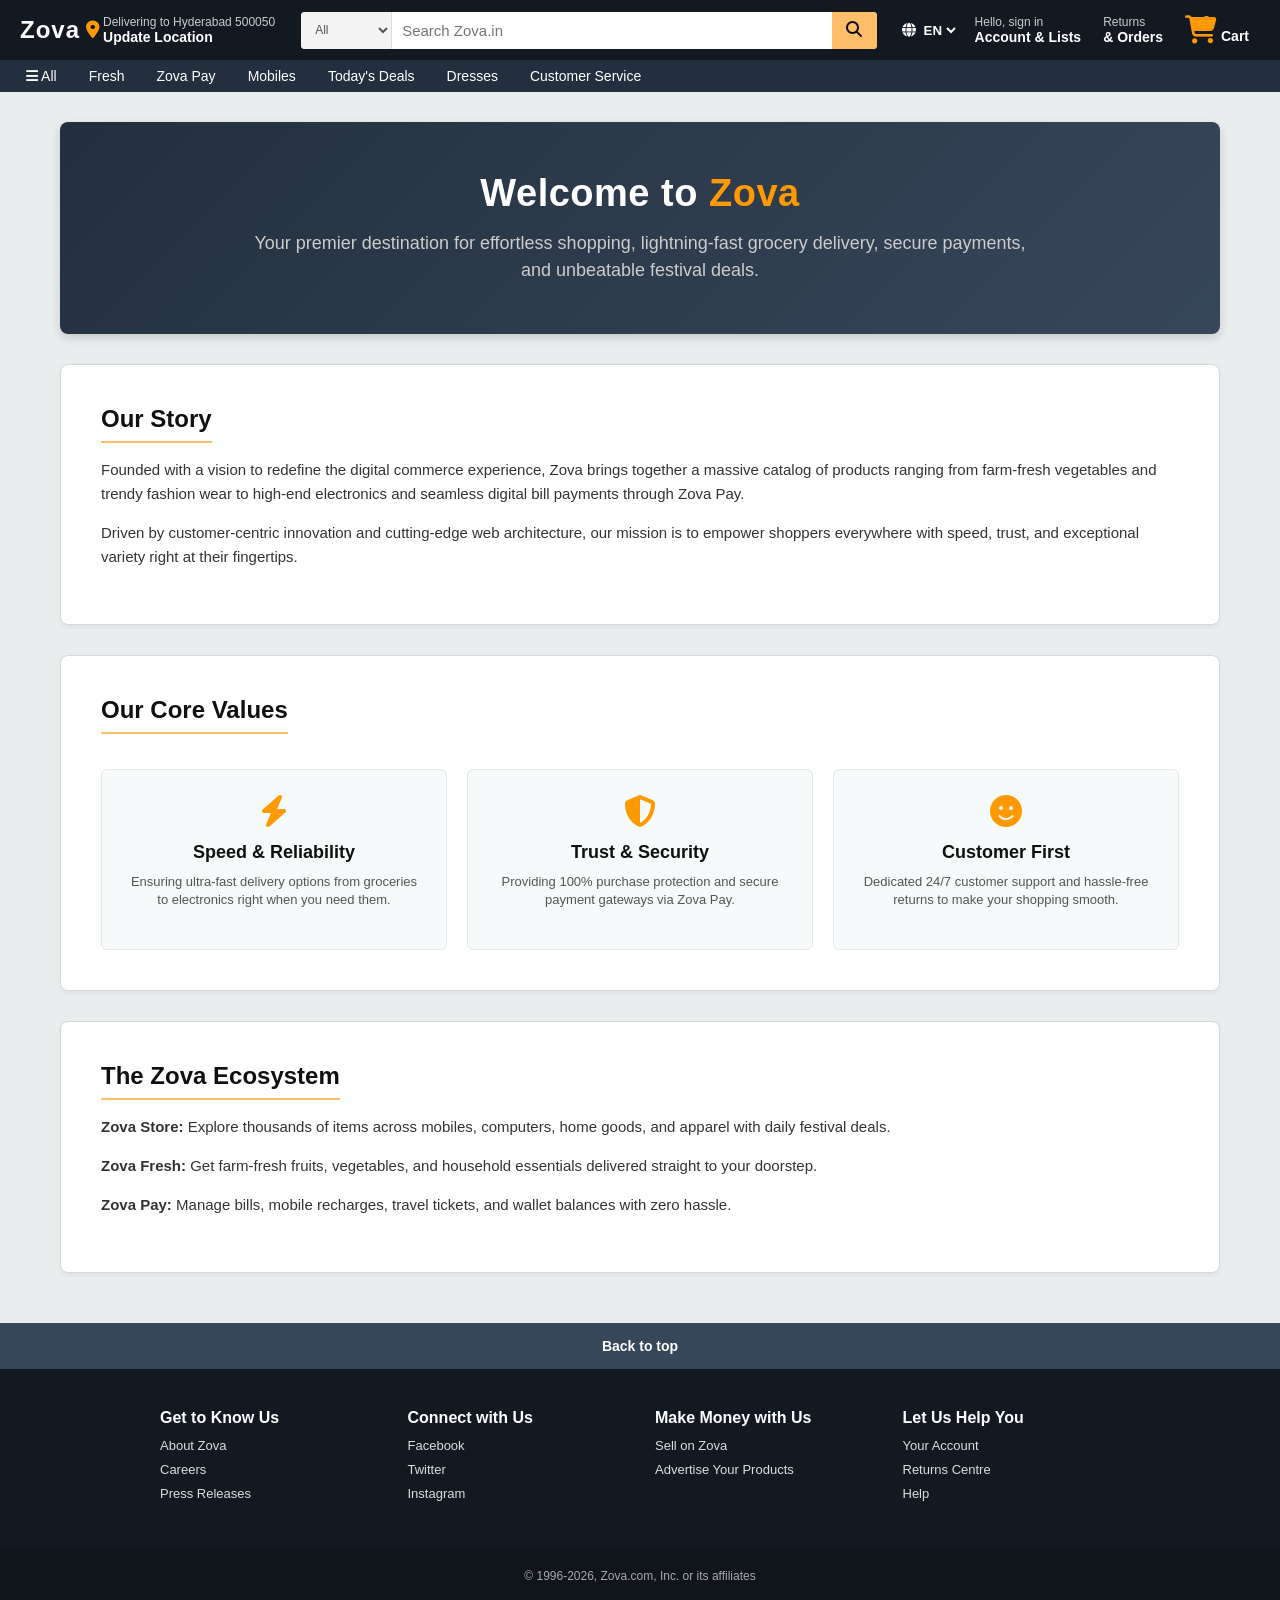
<file: about.html>
<!DOCTYPE html>
<html lang="en">
<head>
    <meta charset="UTF-8">
    <meta name="viewport" content="width=device-width, initial-scale=1.0">
    <title>About Us - Zova E-Commerce</title>
    <!-- FontAwesome for Icons -->
    <link rel="stylesheet" href="https://cdnjs.cloudflare.com/ajax/libs/font-awesome/6.4.0/css/all.min.css">
    <style>
        * {
            margin: 0;
            padding: 0;
            box-sizing: border-box;
            font-family: Arial, sans-serif;
        }

        body {
            background-color: #eaeded; /* Light store background */
            color: #0f1111;
        }

        /* --- PRIMARY NAVBAR --- */
        .navbar {
            background-color: #131921; 
            color: white;
            display: flex;
            align-items: center;
            justify-content: space-between;
            padding: 10px 20px;
            height: 60px;
        }

        .nav-logo a {
            color: #ffffff;
            font-size: 24px;
            font-weight: bold;
            text-decoration: none;
            letter-spacing: 1px;
        }

        .nav-location {
            display: flex;
            align-items: center;
            cursor: pointer;
            padding: 5px;
            border: 1px solid transparent;
        }
        .nav-location:hover {
            border: 1px solid white;
        }
        .nav-location i {
            font-size: 18px;
            margin-right: 3px;
            color: #ff9900;
        }
        .location-text .line-1 {
            font-size: 12px;
            color: #cccccc;
        }
        .location-text .line-2 {
            font-size: 14px;
            font-weight: bold;
        }

        .nav-search {
            display: flex;
            flex: 1;
            max-width: 600px;
            margin: 0 20px;
            background: white;
            border-radius: 4px;
            overflow: hidden;
        }
        .search-select {
            background-color: #f3f3f3;
            border: none;
            padding: 10px;
            font-size: 12px;
            color: #555;
            cursor: pointer;
            border-right: 1px solid #ddd;
        }
        .search-input {
            flex: 1;
            border: none;
            padding: 10px;
            font-size: 15px;
            outline: none;
        }
        .search-button {
            background-color: #febd69;
            border: none;
            width: 45px;
            cursor: pointer;
            font-size: 16px;
            color: #111;
        }
        .search-button:hover {
            background-color: #f3a847;
        }

        .nav-lang {
            display: flex;
            align-items: center;
            cursor: pointer;
            padding: 5px;
            font-size: 14px;
            font-weight: bold;
        }
        .nav-lang select {
            background: transparent;
            color: white;
            border: none;
            font-weight: bold;
            cursor: pointer;
            outline: none;
            margin-left: 4px;
        }

        .nav-signin, .nav-orders, .nav-cart {
            padding: 5px 10px;
            cursor: pointer;
            border: 1px solid transparent;
            text-decoration: none;
            color: white;
        }
        .nav-signin:hover, .nav-orders:hover, .nav-cart:hover {
            border: 1px solid white;
        }
        .nav-signin .top-line, .nav-orders .top-line {
            font-size: 12px;
            color: #cccccc;
        }
        .nav-signin .bottom-line, .nav-orders .bottom-line {
            font-size: 14px;
            font-weight: bold;
        }

        .nav-cart {
            display: flex;
            align-items: flex-end;
            font-weight: bold;
        }
        .nav-cart i {
            font-size: 28px;
            color: #ff9900;
        }
        .cart-count {
            position: relative;
            top: -12px;
            left: -15px;
            color: #ff9900;
            font-size: 16px;
            font-weight: bold;
        }
        .cart-text {
            font-size: 14px;
            margin-left: -5px;
        }

        /* --- SECONDARY NAVBAR --- */
        .sub-navbar {
            background-color: #232f3e;
            color: white;
            display: flex;
            align-items: center;
            padding: 8px 20px;
            font-size: 14px;
        }
        .sub-navbar ul {
            display: flex;
            list-style: none;
            gap: 20px;
            align-items: center;
        }
        .sub-navbar li a {
            color: white;
            text-decoration: none;
            padding: 5px;
            border: 1px solid transparent;
        }
        .sub-navbar li a:hover {
            border: 1px solid white;
        }

        /* --- ABOUT US CONTENT --- */
        .about-container {
            max-width: 1200px;
            margin: 30px auto;
            padding: 0 20px;
        }

        .about-hero {
            background: linear-gradient(135deg, #232f3e 0%, #37475a 100%);
            color: white;
            padding: 50px;
            border-radius: 8px;
            text-align: center;
            margin-bottom: 30px;
            box-shadow: 0 4px 10px rgba(0,0,0,0.15);
        }
        .about-hero h1 {
            font-size: 38px;
            margin-bottom: 15px;
            letter-spacing: 0.5px;
        }
        .about-hero h1 span {
            color: #ff9900;
        }
        .about-hero p {
            font-size: 18px;
            color: #ccc;
            max-width: 800px;
            margin: 0 auto;
            line-height: 1.5;
        }

        .about-section {
            background: white;
            border: 1px solid #d5d9d9;
            border-radius: 8px;
            padding: 40px;
            margin-bottom: 30px;
            box-shadow: 0 2px 5px rgba(0,0,0,0.05);
        }
        .about-section h2 {
            font-size: 24px;
            color: #0f1111;
            margin-bottom: 15px;
            border-bottom: 2px solid #febd69;
            padding-bottom: 8px;
            display: inline-block;
        }
        .about-section p {
            font-size: 15px;
            line-height: 1.6;
            color: #333;
            margin-bottom: 15px;
        }

        /* VALUES GRID */
        .values-grid {
            display: grid;
            grid-template-columns: repeat(3, 1fr);
            gap: 20px;
            margin-top: 20px;
        }
        .value-card {
            background: #f7fafa;
            border: 1px solid #e7e7e7;
            border-radius: 6px;
            padding: 25px;
            text-align: center;
        }
        .value-card i {
            font-size: 32px;
            color: #ff9900;
            margin-bottom: 15px;
        }
        .value-card h3 {
            font-size: 18px;
            margin-bottom: 10px;
            color: #0f1111;
        }
        .value-card p {
            font-size: 13px;
            color: #555;
            line-height: 1.4;
        }

        /* --- FOOTER --- */
        footer {
            background-color: #131921;
            color: white;
            font-size: 14px;
            margin-top: 50px;
        }
        .footer-top {
            background-color: #37475a;
            color: white;
            text-align: center;
            padding: 15px;
            font-weight: bold;
            cursor: pointer;
        }
        .footer-top:hover {
            background-color: #485769;
        }
        .footer-links {
            max-width: 1000px;
            margin: 0 auto;
            display: grid;
            grid-template-columns: repeat(4, 1fr);
            padding: 40px 20px;
            gap: 30px;
        }
        .footer-col h4 {
            font-size: 16px;
            margin-bottom: 10px;
        }
        .footer-col ul {
            list-style: none;
        }
        .footer-col ul li {
            margin-bottom: 8px;
        }
        .footer-col ul li a {
            color: #ddd;
            text-decoration: none;
            font-size: 13px;
        }
        .footer-col ul li a:hover {
            text-decoration: underline;
        }
        .footer-bottom {
            background-color: #10141b;
            text-align: center;
            padding: 20px;
            font-size: 12px;
            color: #aaa;
        }
    </style>
</head>
<body>

    <!-- PRIMARY NAVBAR -->
    <header>
        <nav class="navbar">
            <div class="nav-logo">
                <a href="index.html">Zova</a>
            </div>

            <div class="nav-location">
                <i class="fa-solid fa-location-dot"></i>
                <div class="location-text">
                    <div class="line-1">Delivering to Hyderabad 500050</div>
                    <div class="line-2">Update Location</div>
                </div>
            </div>

            <div class="nav-search">
                <select class="search-select">
                    <option>All</option>
                    <option>About Us</option>
                </select>
                <input type="text" class="search-input" placeholder="Search Zova.in">
                <button class="search-button">
                    <i class="fa-solid fa-search"></i>
                </button>
            </div>

            <div class="nav-lang">
                <i class="fa-solid fa-globe"></i>
                <select>
                    <option value="EN">EN</option>
                    <option value="HI">HI</option>
                    <option value="TE">TE</option>
                </select>
            </div>

            <a href="#" class="nav-signin">
                <div class="top-line">Hello, sign in</div>
                <div class="bottom-line">Account & Lists</div>
            </a>

            <a href="#" class="nav-orders">
                <div class="top-line">Returns</div>
                <div class="bottom-line">& Orders</div>
            </a>

            <a href="#" class="nav-cart">
                <i class="fa-solid fa-cart-shopping"></i>
                <span class="cart-count">0</span>
                <span class="cart-text">Cart</span>
            </a>
        </nav>

        <!-- SECONDARY NAVBAR -->
        <div class="sub-navbar">
            <ul>
                <li><a href="index.html"><i class="fa-solid fa-bars"></i> All</a></li>
                <li><a href="fresh.html">Fresh</a></li>
                <li><a href="zovapay.html">Zova Pay</a></li>
                <li><a href="zovamobiles.html">Mobiles</a></li>
                <li><a href="todaysdeals.html">Today's Deals</a></li>
                <li><a href="dresses.html">Dresses</a></li>
                <li><a href="customerservice.html">Customer Service</a></li>
            </ul>
        </div>
    </header>

    <!-- ABOUT MAIN CONTENT -->
    <div class="about-container">

        <!-- HERO BANNER -->
        <div class="about-hero">
            <h1>Welcome to <span>Zova</span></h1>
            <p>Your premier destination for effortless shopping, lightning-fast grocery delivery, secure payments, and unbeatable festival deals.</p>
        </div>

        <!-- OUR STORY -->
        <div class="about-section">
            <h2>Our Story</h2>
            <p>Founded with a vision to redefine the digital commerce experience, Zova brings together a massive catalog of products ranging from farm-fresh vegetables and trendy fashion wear to high-end electronics and seamless digital bill payments through Zova Pay.</p>
            <p>Driven by customer-centric innovation and cutting-edge web architecture, our mission is to empower shoppers everywhere with speed, trust, and exceptional variety right at their fingertips.</p>
        </div>

        <!-- OUR CORE VALUES -->
        <div class="about-section">
            <h2>Our Core Values</h2>
            <div class="values-grid">
                <div class="value-card">
                    <i class="fa-solid fa-bolt"></i>
                    <h3>Speed & Reliability</h3>
                    <p>Ensuring ultra-fast delivery options from groceries to electronics right when you need them.</p>
                </div>
                <div class="value-card">
                    <i class="fa-solid fa-shield-halved"></i>
                    <h3>Trust & Security</h3>
                    <p>Providing 100% purchase protection and secure payment gateways via Zova Pay.</p>
                </div>
                <div class="value-card">
                    <i class="fa-solid fa-face-smile"></i>
                    <h3>Customer First</h3>
                    <p>Dedicated 24/7 customer support and hassle-free returns to make your shopping smooth.</p>
                </div>
            </div>
        </div>

        <!-- OUR ECOSYSTEM -->
        <div class="about-section">
            <h2>The Zova Ecosystem</h2>
            <p><strong>Zova Store:</strong> Explore thousands of items across mobiles, computers, home goods, and apparel with daily festival deals.</p>
            <p><strong>Zova Fresh:</strong> Get farm-fresh fruits, vegetables, and household essentials delivered straight to your doorstep.</p>
            <p><strong>Zova Pay:</strong> Manage bills, mobile recharges, travel tickets, and wallet balances with zero hassle.</p>
        </div>

    </div>

    <!-- FOOTER -->
    <footer>
        <div class="footer-top" onclick="window.scrollTo({top: 0, behavior: 'smooth'});">
            Back to top
        </div>
        <div class="footer-links">
            <div class="footer-col">
                <h4>Get to Know Us</h4>
                <ul>
                    <li><a href="about.html">About Zova</a></li>
                    <li><a href="#">Careers</a></li>
                    <li><a href="#">Press Releases</a></li>
                </ul>
            </div>
            <div class="footer-col">
                <h4>Connect with Us</h4>
                <ul>
                    <li><a href="#">Facebook</a></li>
                    <li><a href="#">Twitter</a></li>
                    <li><a href="#">Instagram</a></li>
                </ul>
            </div>
            <div class="footer-col">
                <h4>Make Money with Us</h4>
                <ul>
                    <li><a href="#">Sell on Zova</a></li>
                    <li><a href="#">Advertise Your Products</a></li>
                </ul>
            </div>
            <div class="footer-col">
                <h4>Let Us Help You</h4>
                <ul>
                    <li><a href="customerservice.html">Your Account</a></li>
                    <li><a href="#">Returns Centre</a></li>
                    <li><a href="customerservice.html">Help</a></li>
                </ul>
            </div>
        </div>
        <div class="footer-bottom">
            <p>&copy; 1996-2026, Zova.com, Inc. or its affiliates</p>
        </div>
    </footer>

</body>
</html>
</file>
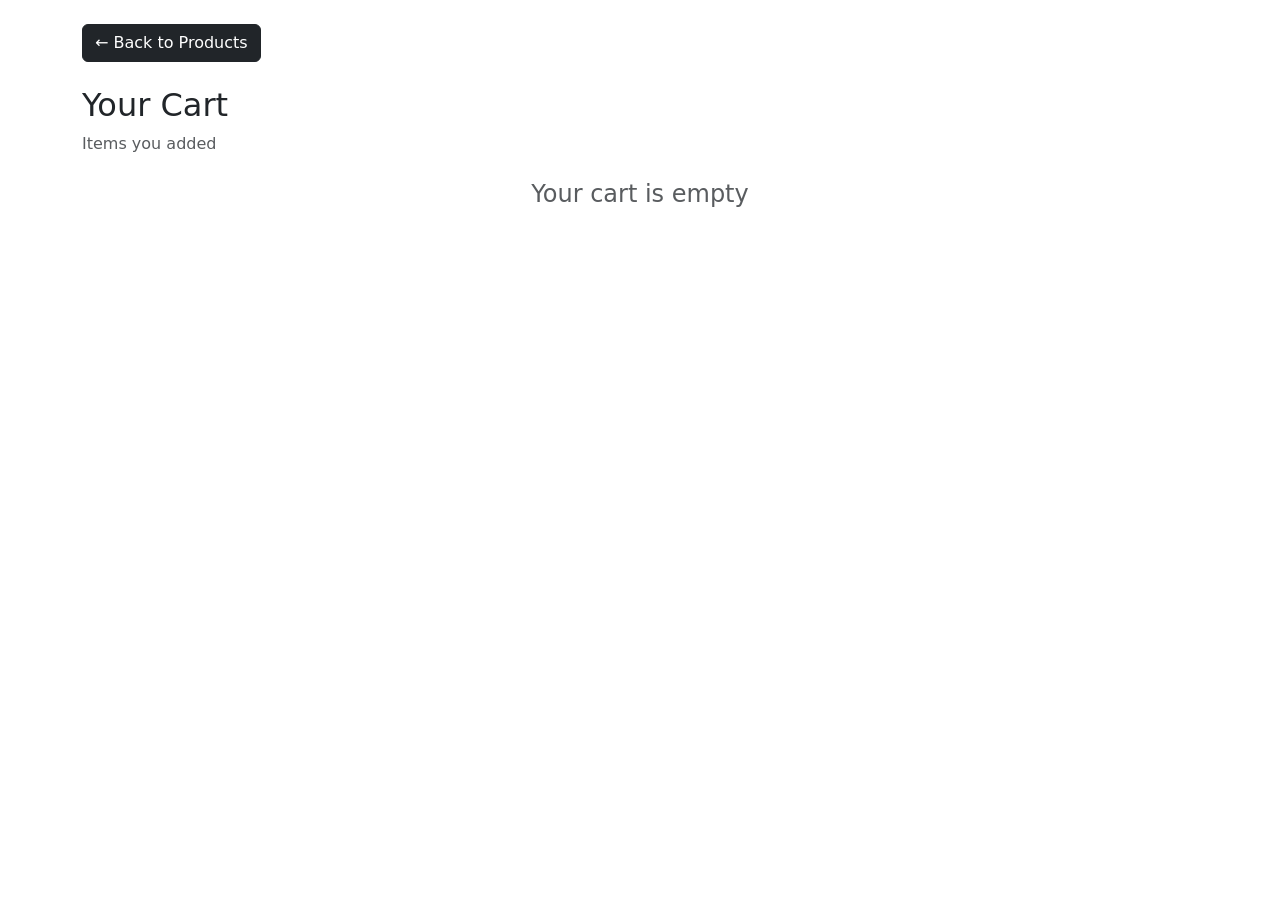
<file: cart.html>
<!DOCTYPE html>
    <html lang="en">
    <head>
        <meta charset="UTF-8">
        <meta name="viewport" content="width=device-width, initial-scale=1.0">
        <title>Your Cart</title>
        <link href="https://cdn.jsdelivr.net/npm/bootstrap@5.3.0/dist/css/bootstrap.min.css" rel="stylesheet">

        <style>
            .cart-item {
                border-radius: 10px;
                padding: 15px;
                background: #fff;
                box-shadow: 0 4px 12px rgba(0,0,0,0.1);
                transition: 0.3s;
            }
            .cart-item:hover {
                transform: translateY(-3px);
            }
            .cart-img {
                width: 90px;
                height: 90px;
                object-fit: cover;
                border-radius: 8px;
            }
            .qty-btn {
                width: 30px;
                height: 30px;
                border: none;
                background: #0d6efd;
                color: white;
                border-radius: 5px;
            }
        </style>
    </head>

    <body class="cart-bg">
    <div class="container py-4">
        <a href="index.html" class="btn btn-dark mb-4">← Back to Products</a>
        <h2>Your Cart</h2>
        <p class="text-muted">Items you added</p>
        <div id="cartContainer" class="mt-4"></div>
        <div id="cartTotalBox" class="mt-4 p-3 bg-white rounded shadow-sm d-none">
            <h4>Total: $<span id="totalPrice">0</span></h4>
            <button class="btn btn-success w-100 mt-3">Proceed to Checkout</button>
        </div>

    </div>

    <script>
    const products = [
        {id:1, title:"Laptop", category:"electronics", price:800, img:"https://encrypted-tbn0.gstatic.com/images?q=tbn:ANd9GcRJ_-fKefeJAv6Dteapoeu_qliA5-nr_b4T9A&s"},
        {id:2, title:"T-Shirt", category:"clothing", price:20, img:"https://encrypted-tbn0.gstatic.com/images?q=tbn:ANd9GcQxDGNEN-GHOrEDVlwildiLC1_forOoowaY3Q&s"},
        {id:3, title:"Book", category:"books", price:15, img:"https://encrypted-tbn0.gstatic.com/images?q=tbn:ANd9GcQDbZJli5HpDTCTotS9SwmcwE5jd_tecNS98g&s"},
        {id:4, title:"Headphones", category:"electronics", price:50, img:"https://encrypted-tbn0.gstatic.com/images?q=tbn:ANd9GcSCpitxpyDkXZn54mHvrG-VT8rh_4uxjuGUxg&s"},
        {id:5, title:"Jeans", category:"clothing", price:40, img:"https://encrypted-tbn0.gstatic.com/images?q=tbn:ANd9GcQdWNOgaRmufklUBQOjg44XxSYNSbrfnhDJzA&s"},
        {id:6, title:"Necklace", category:"jewellery", price:120, img:"https://encrypted-tbn0.gstatic.com/images?q=tbn:ANd9GcQclBMYTwQg10v9DQd9BaP6vw156F-Jjug9bw&s"},
        {id:7, title:"Blender", category:"home-kitchen", price:60, img:"https://encrypted-tbn0.gstatic.com/images?q=tbn:ANd9GcTuBW8OhEKD_ejj1yTsFVHwt3pRE2TOHsJ2Pg&s"}
    ];
    let cart = JSON.parse(localStorage.getItem("cart")) || [];
    let cartCount = {};
    cart.forEach(id => {
        cartCount[id] = (cartCount[id] || 0) + 1;
    });

    const container = document.getElementById("cartContainer");
    const totalBox = document.getElementById("cartTotalBox");
    const totalPriceElement = document.getElementById("totalPrice");

    function displayCart() {
        container.innerHTML = "";

        if (cart.length === 0) {
            container.innerHTML = `<h4 class="text-center text-muted mt-4">Your cart is empty</h4>`;
            totalBox.classList.add("d-none");
            return;
        }

        let total = 0;

        Object.keys(cartCount).forEach(id => {
            const product = products.find(p => p.id == id);
            const qty = cartCount[id];
            const itemTotal = product.price * qty;
            total += itemTotal;

            const item = document.createElement("div");
            item.classList.add("cart-item", "mb-3");

            item.innerHTML = `
                <div class="row align-items-center">
                    <div class="col-md-2">
                        <img src="${product.img}" class="cart-img">
                    </div>

                    <div class="col-md-4">
                        <h5>${product.title}</h5>
                        <p class="text-muted">$${product.price} each</p>
                    </div>

                    <div class="col-md-3">
                        <div class="d-flex align-items-center gap-2">
                            <button class="qty-btn" onclick="changeQty(${id}, -1)">-</button>
                            <span class="fw-bold">${qty}</span>
                            <button class="qty-btn" onclick="changeQty(${id}, 1)">+</button>
                        </div>
                    </div>

                    <div class="col-md-2">
                        <h5>$${itemTotal}</h5>
                    </div>

                    <div class="col-md-1">
                        <button class="btn btn-sm btn-danger" onclick="removeItem(${id})">X</button>
                    </div>
                </div>
            `;

            container.appendChild(item);
        });

        totalPriceElement.textContent = total;
        totalBox.classList.remove("d-none");
    }
    function changeQty(id, amount) {
        if (amount === 1) {
            cart.push(id);
        } else {
            const index = cart.indexOf(id);
            if (index > -1) cart.splice(index, 1);
        }

        localStorage.setItem("cart", JSON.stringify(cart));
        updateCounts();
        displayCart();
    }
    function removeItem(id) {
        cart = cart.filter(item => item !== id);
        localStorage.setItem("cart", JSON.stringify(cart));
        updateCounts();
        displayCart();
    }
    function updateCounts() {
        cartCount = {};
        cart.forEach(id => {
            cartCount[id] = (cartCount[id] || 0) + 1;
        });
    }
    displayCart();
    </script>

    </body>
    </html>
</file>
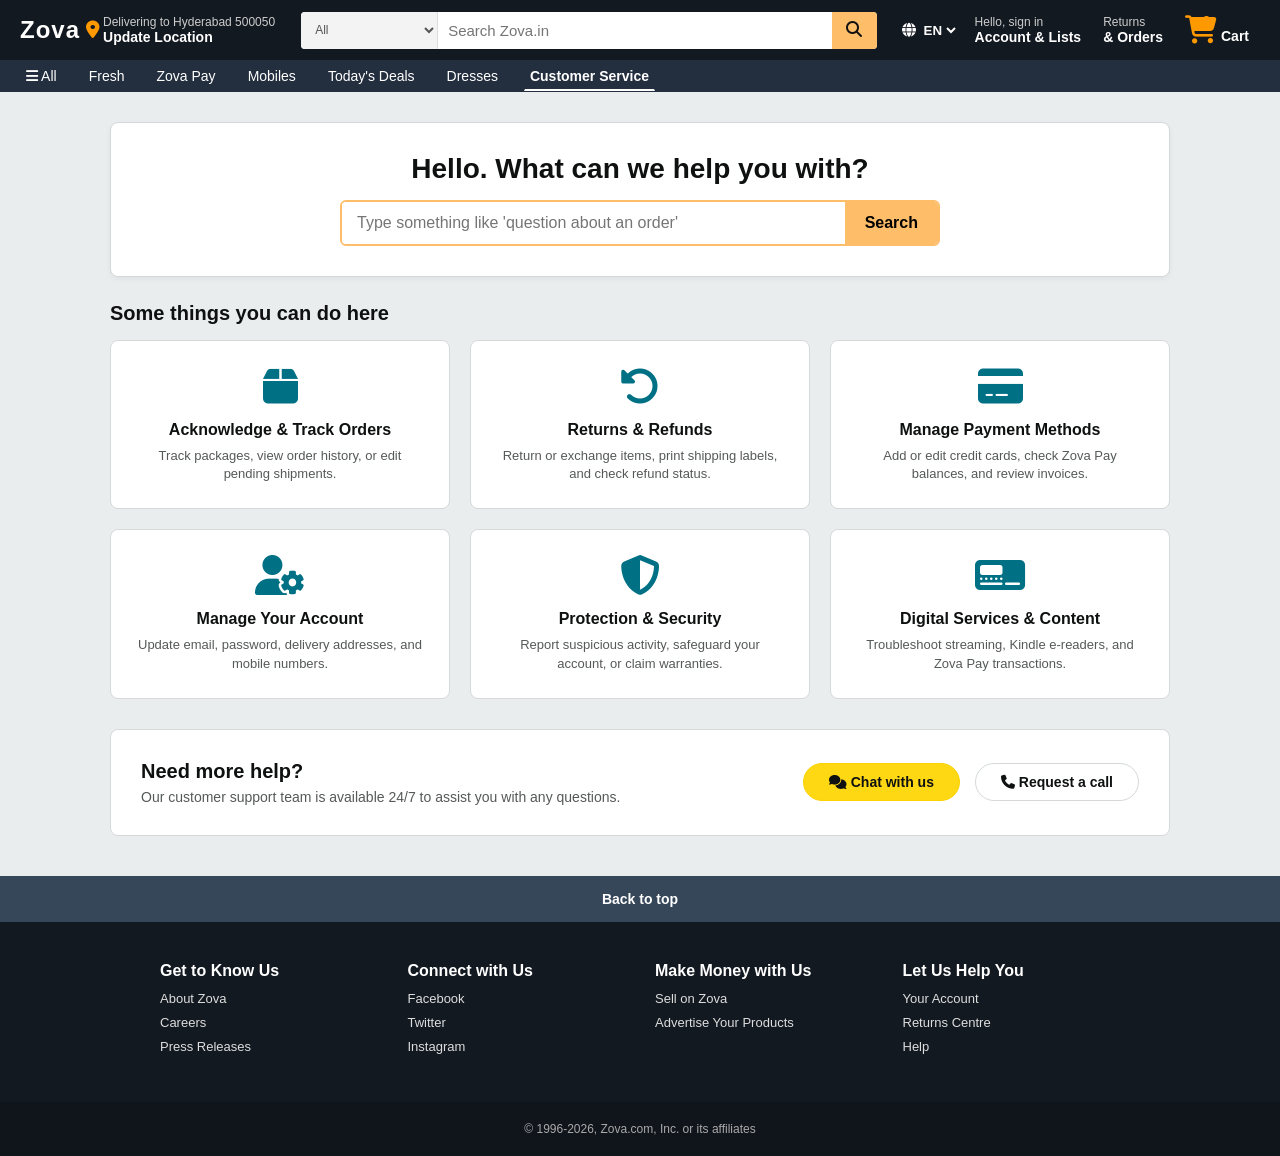
<file: customerservice.html>
<!DOCTYPE html>
<html lang="en">
<head>
    <meta charset="UTF-8">
    <meta name="viewport" content="width=device-width, initial-scale=1.0">
    <title>Zova Customer Service - Help & Support</title>
    <!-- FontAwesome for Icons -->
    <link rel="stylesheet" href="https://cdnjs.cloudflare.com/ajax/libs/font-awesome/6.4.0/css/all.min.css">
    <style>
        * {
            margin: 0;
            padding: 0;
            box-sizing: border-box;
            font-family: Arial, sans-serif;
        }

        body {
            background-color: #eaeded; /* Light store background */
        }

        /* --- PRIMARY NAVBAR --- */
        .navbar {
            background-color: #131921; 
            color: white;
            display: flex;
            align-items: center;
            justify-content: space-between;
            padding: 10px 20px;
            height: 60px;
        }

        .nav-logo a {
            color: #ffffff;
            font-size: 24px;
            font-weight: bold;
            text-decoration: none;
            letter-spacing: 1px;
        }

        .nav-location {
            display: flex;
            align-items: center;
            cursor: pointer;
            padding: 5px;
            border: 1px solid transparent;
        }
        .nav-location:hover {
            border: 1px solid white;
        }
        .nav-location i {
            font-size: 18px;
            margin-right: 3px;
            color: #ff9900;
        }
        .location-text .line-1 {
            font-size: 12px;
            color: #cccccc;
        }
        .location-text .line-2 {
            font-size: 14px;
            font-weight: bold;
        }

        .nav-search {
            display: flex;
            flex: 1;
            max-width: 600px;
            margin: 0 20px;
            background: white;
            border-radius: 4px;
            overflow: hidden;
        }
        .search-select {
            background-color: #f3f3f3;
            border: none;
            padding: 10px;
            font-size: 12px;
            color: #555;
            cursor: pointer;
            border-right: 1px solid #ddd;
        }
        .search-input {
            flex: 1;
            border: none;
            padding: 10px;
            font-size: 15px;
            outline: none;
        }
        .search-button {
            background-color: #febd69;
            border: none;
            width: 45px;
            cursor: pointer;
            font-size: 16px;
            color: #111;
        }
        .search-button:hover {
            background-color: #f3a847;
        }

        .nav-lang {
            display: flex;
            align-items: center;
            cursor: pointer;
            padding: 5px;
            font-size: 14px;
            font-weight: bold;
        }
        .nav-lang select {
            background: transparent;
            color: white;
            border: none;
            font-weight: bold;
            cursor: pointer;
            outline: none;
            margin-left: 4px;
        }

        .nav-signin, .nav-orders, .nav-cart {
            padding: 5px 10px;
            cursor: pointer;
            border: 1px solid transparent;
            text-decoration: none;
            color: white;
        }
        .nav-signin:hover, .nav-orders:hover, .nav-cart:hover {
            border: 1px solid white;
        }
        .nav-signin .top-line, .nav-orders .top-line {
            font-size: 12px;
            color: #cccccc;
        }
        .nav-signin .bottom-line, .nav-orders .bottom-line {
            font-size: 14px;
            font-weight: bold;
        }

        .nav-cart {
            display: flex;
            align-items: flex-end;
            font-weight: bold;
        }
        .nav-cart i {
            font-size: 28px;
            color: #ff9900;
        }
        .cart-count {
            position: relative;
            top: -12px;
            left: -15px;
            color: #ff9900;
            font-size: 16px;
            font-weight: bold;
        }
        .cart-text {
            font-size: 14px;
            margin-left: -5px;
        }

        /* --- SECONDARY NAVBAR --- */
        .sub-navbar {
            background-color: #232f3e;
            color: white;
            display: flex;
            align-items: center;
            padding: 8px 20px;
            font-size: 14px;
        }
        .sub-navbar ul {
            display: flex;
            list-style: none;
            gap: 20px;
            align-items: center;
        }
        .sub-navbar li a {
            color: white;
            text-decoration: none;
            padding: 5px;
            border: 1px solid transparent;
        }
        .sub-navbar li a:hover {
            border: 1px solid white;
        }

        /* --- CUSTOMER SERVICE MAIN CONTAINER --- */
        .help-container {
            max-width: 1100px;
            margin: 30px auto;
            padding: 0 20px;
        }

        .help-header-box {
            background: white;
            padding: 30px;
            border-radius: 8px;
            border: 1px solid #d5d9d9;
            text-align: center;
            margin-bottom: 25px;
            box-shadow: 0 2px 5px rgba(0,0,0,0.05);
        }
        .help-header-box h1 {
            font-size: 28px;
            color: #0f1111;
            margin-bottom: 15px;
        }
        .help-search-bar {
            display: flex;
            max-width: 600px;
            margin: 0 auto;
            border: 2px solid #febd69;
            border-radius: 6px;
            overflow: hidden;
        }
        .help-search-input {
            flex: 1;
            border: none;
            padding: 12px 15px;
            font-size: 16px;
            outline: none;
        }
        .help-search-btn {
            background-color: #febd69;
            border: none;
            padding: 0 20px;
            font-size: 16px;
            cursor: pointer;
            font-weight: bold;
        }
        .help-search-btn:hover {
            background-color: #f3a847;
        }

        /* HELP TOPICS GRID */
        .help-section-title {
            font-size: 20px;
            font-weight: bold;
            color: #0f1111;
            margin-bottom: 15px;
        }
        .help-grid {
            display: grid;
            grid-template-columns: repeat(3, 1fr);
            gap: 20px;
            margin-bottom: 30px;
        }
        .help-card {
            background: white;
            border: 1px solid #d5d9d9;
            border-radius: 8px;
            padding: 25px;
            text-align: center;
            transition: all 0.2s;
            text-decoration: none;
            color: #0f1111;
            display: flex;
            flex-direction: column;
            align-items: center;
        }
        .help-card:hover {
            box-shadow: 0 4px 12px rgba(0,0,0,0.1);
            border-color: #007185;
        }
        .help-card i {
            font-size: 40px;
            color: #007185;
            margin-bottom: 15px;
        }
        .help-card h3 {
            font-size: 16px;
            margin-bottom: 8px;
            color: #0f1111;
        }
        .help-card p {
            font-size: 13px;
            color: #565959;
            line-height: 1.4;
        }

        /* CONTACT ASSISTANCE BANNER */
        .contact-banner {
            background: white;
            border: 1px solid #d5d9d9;
            border-radius: 8px;
            padding: 30px;
            display: flex;
            justify-content: space-between;
            align-items: center;
            margin-bottom: 30px;
        }
        .contact-info h3 {
            font-size: 20px;
            color: #0f1111;
            margin-bottom: 6px;
        }
        .contact-info p {
            font-size: 14px;
            color: #565959;
        }
        .contact-buttons {
            display: flex;
            gap: 15px;
        }
        .btn-chat {
            background-color: #ffd814;
            border: 1px solid #fcd200;
            border-radius: 20px;
            padding: 10px 25px;
            font-weight: bold;
            cursor: pointer;
            text-decoration: none;
            color: #0f1111;
            font-size: 14px;
        }
        .btn-chat:hover {
            background-color: #f7ca00;
        }
        .btn-call {
            background-color: #ffffff;
            border: 1px solid #d5d9d9;
            border-radius: 20px;
            padding: 10px 25px;
            font-weight: bold;
            cursor: pointer;
            text-decoration: none;
            color: #0f1111;
            font-size: 14px;
        }
        .btn-call:hover {
            background-color: #f7fafa;
        }

        /* --- FOOTER --- */
        footer {
            background-color: #131921;
            color: white;
            font-size: 14px;
            margin-top: 40px;
        }
        .footer-top {
            background-color: #37475a;
            color: white;
            text-align: center;
            padding: 15px;
            font-weight: bold;
            cursor: pointer;
        }
        .footer-top:hover {
            background-color: #485769;
        }
        .footer-links {
            max-width: 1000px;
            margin: 0 auto;
            display: grid;
            grid-template-columns: repeat(4, 1fr);
            padding: 40px 20px;
            gap: 30px;
        }
        .footer-col h4 {
            font-size: 16px;
            margin-bottom: 10px;
        }
        .footer-col ul {
            list-style: none;
        }
        .footer-col ul li {
            margin-bottom: 8px;
        }
        .footer-col ul li a {
            color: #ddd;
            text-decoration: none;
            font-size: 13px;
        }
        .footer-col ul li a:hover {
            text-decoration: underline;
        }
        .footer-bottom {
            background-color: #10141b;
            text-align: center;
            padding: 20px;
            font-size: 12px;
            color: #aaa;
        }
    </style>
</head>
<body>

    <!-- PRIMARY NAVBAR -->
    <header>
        <nav class="navbar">
            <div class="nav-logo">
                <a href="index.html">Zova</a>
            </div>

            <div class="nav-location">
                <i class="fa-solid fa-location-dot"></i>
                <div class="location-text">
                    <div class="line-1">Delivering to Hyderabad 500050</div>
                    <div class="line-2">Update Location</div>
                </div>
            </div>

            <div class="nav-search">
                <select class="search-select">
                    <option>All</option>
                    <option>Customer Service</option>
                </select>
                <input type="text" class="search-input" placeholder="Search Zova.in">
                <button class="search-button">
                    <i class="fa-solid fa-search"></i>
                </button>
            </div>

            <div class="nav-lang">
                <i class="fa-solid fa-globe"></i>
                <select>
                    <option value="EN">EN</option>
                    <option value="HI">HI</option>
                    <option value="TE">TE</option>
                </select>
            </div>

            <a href="#" class="nav-signin">
                <div class="top-line">Hello, sign in</div>
                <div class="bottom-line">Account & Lists</div>
            </a>

            <a href="#" class="nav-orders">
                <div class="top-line">Returns</div>
                <div class="bottom-line">& Orders</div>
            </a>

            <a href="#" class="nav-cart">
                <i class="fa-solid fa-cart-shopping"></i>
                <span class="cart-count">0</span>
                <span class="cart-text">Cart</span>
            </a>
        </nav>

        <!-- SECONDARY NAVBAR -->
        <div class="sub-navbar">
            <ul>
                <li><a href="index.html"><i class="fa-solid fa-bars"></i> All</a></li>
                <li><a href="fresh.html">Fresh</a></li>
                <li><a href="zovapay.html">Zova Pay</a></li>
                <li><a href="zovamobiles.html">Mobiles</a></li>
                <li><a href="todaysdeals.html">Today's Deals</a></li>
                <li><a href="dresses.html">Dresses</a></li>
                <li><a href="customerservice.html" style="font-weight: bold; border-bottom: 2px solid white;">Customer Service</a></li>
            </ul>
        </div>
    </header>

    <!-- HELP CONTENT CONTAINER -->
    <div class="help-container">

        <!-- SEARCH HEADER -->
        <div class="help-header-box">
            <h1>Hello. What can we help you with?</h1>
            <div class="help-search-bar">
                <input type="text" class="help-search-input" placeholder="Type something like 'question about an order'">
                <button class="help-search-btn">Search</button>
            </div>
        </div>

        <!-- HELP TOPICS GRID -->
        <div class="help-section-title">Some things you can do here</div>
        <div class="help-grid">
            <a href="#" class="help-card">
                <i class="fa-solid fa-box"></i>
                <h3>Acknowledge & Track Orders</h3>
                <p>Track packages, view order history, or edit pending shipments.</p>
            </a>
            <a href="#" class="help-card">
                <i class="fa-solid fa-rotate-left"></i>
                <h3>Returns & Refunds</h3>
                <p>Return or exchange items, print shipping labels, and check refund status.</p>
            </a>
            <a href="#" class="help-card">
                <i class="fa-solid fa-credit-card"></i>
                <h3>Manage Payment Methods</h3>
                <p>Add or edit credit cards, check Zova Pay balances, and review invoices.</p>
            </a>
            <a href="#" class="help-card">
                <i class="fa-solid fa-user-gear"></i>
                <h3>Manage Your Account</h3>
                <p>Update email, password, delivery addresses, and mobile numbers.</p>
            </a>
            <a href="#" class="help-card">
                <i class="fa-solid fa-shield-halved"></i>
                <h3>Protection & Security</h3>
                <p>Report suspicious activity, safeguard your account, or claim warranties.</p>
            </a>
            <a href="#" class="help-card">
                <i class="fa-solid fa-digital-tachograph"></i>
                <h3>Digital Services & Content</h3>
                <p>Troubleshoot streaming, Kindle e-readers, and Zova Pay transactions.</p>
            </a>
        </div>

        <!-- CONTACT ASSISTANCE BANNER -->
        <div class="contact-banner">
            <div class="contact-info">
                <h3>Need more help?</h3>
                <p>Our customer support team is available 24/7 to assist you with any questions.</p>
            </div>
            <div class="contact-buttons">
                <a href="#" class="btn-chat"><i class="fa-solid fa-comments"></i> Chat with us</a>
                <a href="#" class="btn-call"><i class="fa-solid fa-phone"></i> Request a call</a>
            </div>
        </div>

    </div>

    <!-- FOOTER -->
    <footer>
        <div class="footer-top" onclick="window.scrollTo({top: 0, behavior: 'smooth'});">
            Back to top
        </div>
        <div class="footer-links">
            <div class="footer-col">
                <h4>Get to Know Us</h4>
                <ul>
                    <li><a href="about.html">About Zova</a></li>
                    <li><a href="#">Careers</a></li>
                    <li><a href="#">Press Releases</a></li>
                </ul>
            </div>
            <div class="footer-col">
                <h4>Connect with Us</h4>
                <ul>
                    <li><a href="#">Facebook</a></li>
                    <li><a href="#">Twitter</a></li>
                    <li><a href="#">Instagram</a></li>
                </ul>
            </div>
            <div class="footer-col">
                <h4>Make Money with Us</h4>
                <ul>
                    <li><a href="#">Sell on Zova</a></li>
                    <li><a href="#">Advertise Your Products</a></li>
                </ul>
            </div>
            <div class="footer-col">
                <h4>Let Us Help You</h4>
                <ul>
                    <li><a href="customerservice.html">Your Account</a></li>
                    <li><a href="#">Returns Centre</a></li>
                    <li><a href="customerservice.html">Help</a></li>
                </ul>
            </div>
        </div>
        <div class="footer-bottom">
            <p>&copy; 1996-2026, Zova.com, Inc. or its affiliates</p>
        </div>
    </footer>

</body>
</html>
</file>
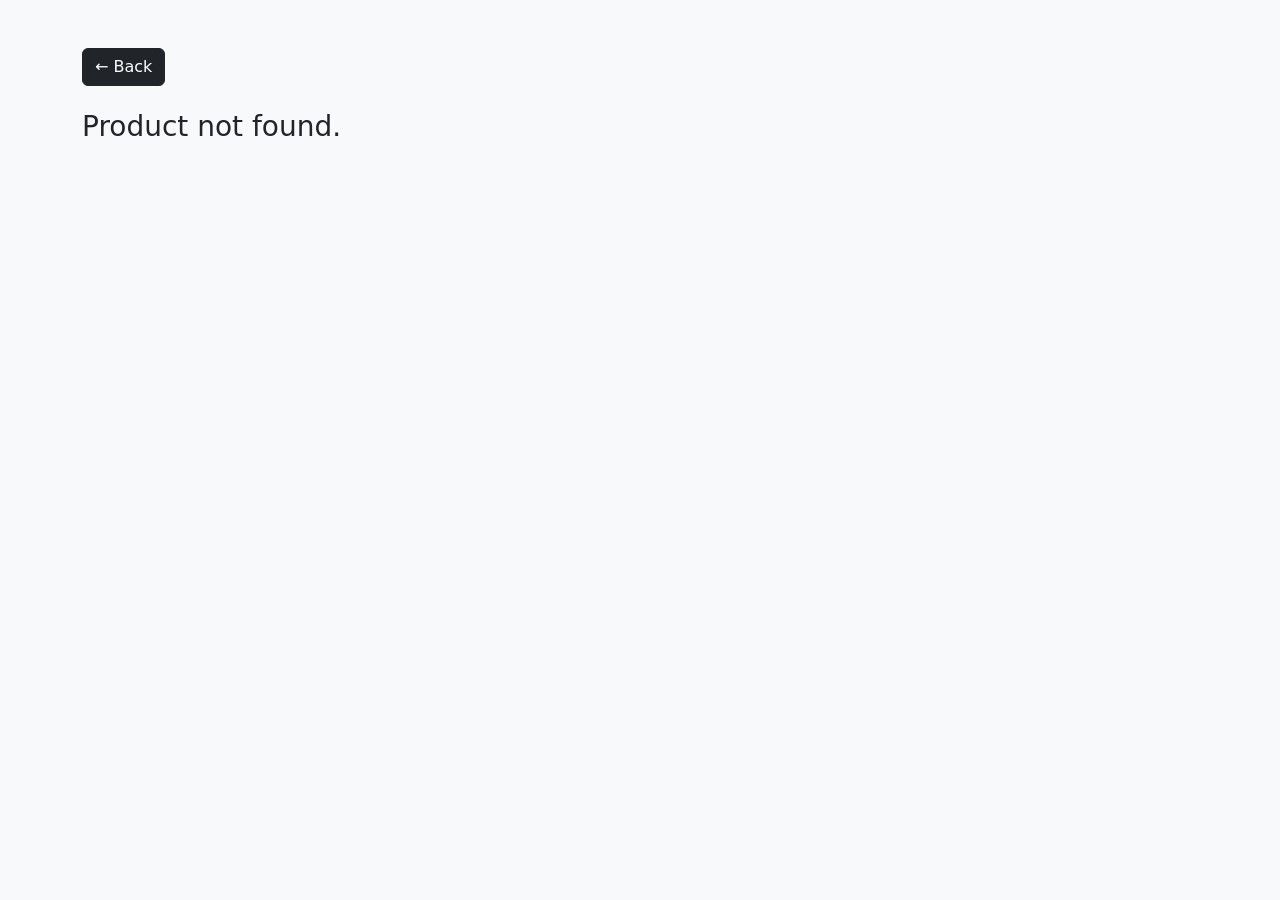
<file: product-details.html>
<!DOCTYPE html>
<html lang="en">
<head>
    <meta charset="UTF-8">
    <meta name="viewport" content="width=device-width, initial-scale=1.0">
    <title>Product Details</title>
    <link href="https://cdn.jsdelivr.net/npm/bootstrap@5.3.0/dist/css/bootstrap.min.css" rel="stylesheet">
    <link rel="stylesheet" href="style.css">
</head>
<body class="bg-light">
<div class="container py-5">
<!--create back link whic redirect to idx page-->
    <a href="index.html" class="btn btn-dark mb-4">← Back</a>
    <div id="detailsContainer" class="row g-4"></div>
</div>
<script src="product-details.js"></script>
</body>
</html>
</file>
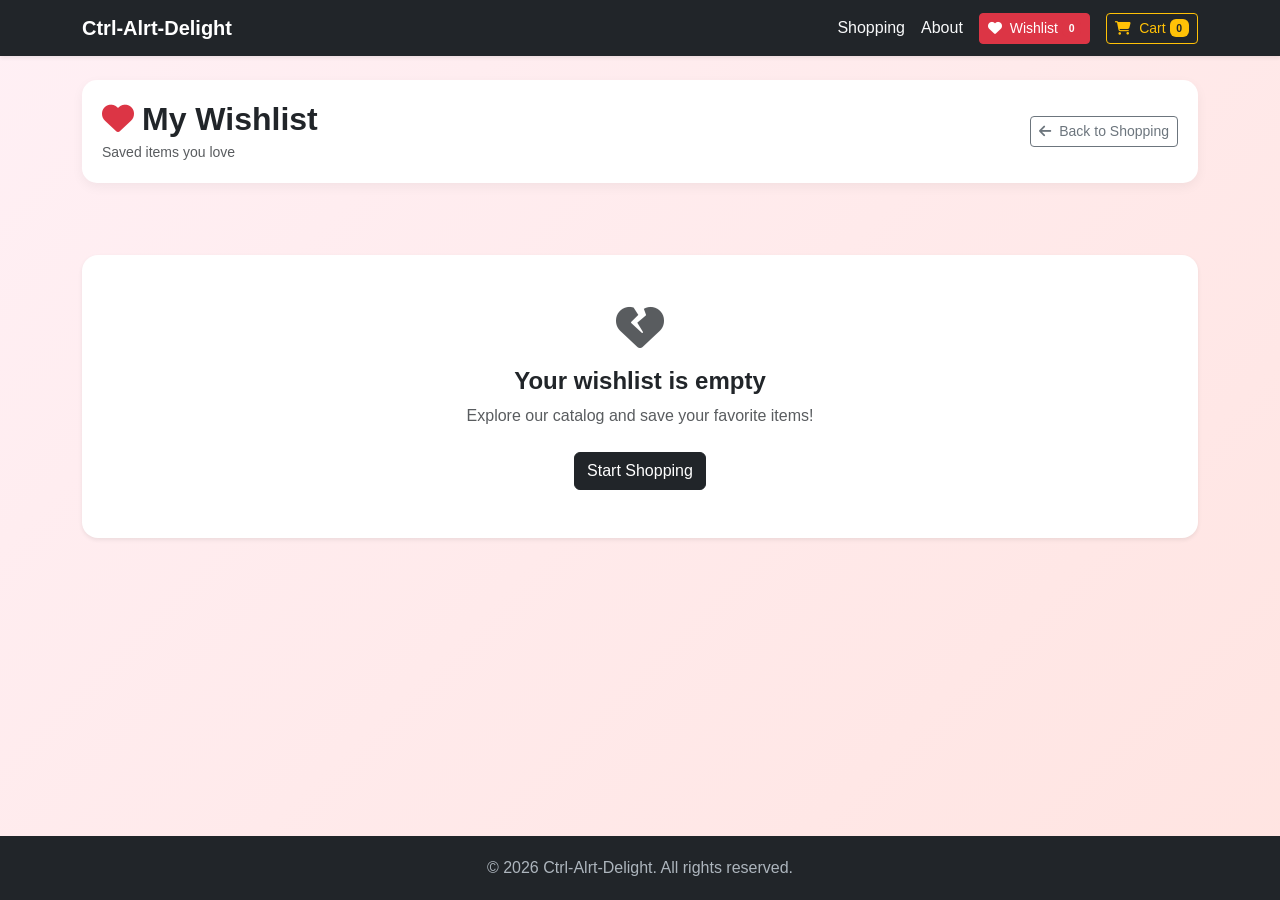
<file: wishlist.html>
<!DOCTYPE html>
<html lang="en">
<head>
    <meta charset="UTF-8">
    <meta name="viewport" content="width=device-width, initial-scale=1.0">
    <title>Wishlist – Ctrl-Alrt-Delight</title>
    <link href="https://cdn.jsdelivr.net/npm/bootstrap@5.3.0/dist/css/bootstrap.min.css" rel="stylesheet">
    <link rel="stylesheet" href="https://cdnjs.cloudflare.com/ajax/libs/font-awesome/6.4.0/css/all.min.css">
    <link rel="stylesheet" href="style.css">
    <style>
        body { 
            background: linear-gradient(135deg, #fff0f5 0%, #ffe4e1 100%); 
            font-family: "Segoe UI", sans-serif; 
            display: flex; 
            flex-direction: column; 
            min-height: 100vh;
            overflow-x: hidden;
        }
        main { flex: 1; }

        .wishlist-header {
            background: white;
            padding: 20px;
            border-radius: 15px;
            box-shadow: 0 4px 12px rgba(0,0,0,0.05);
        }

        /* Uniform Product Image & Card Styling */
        #wishlistGrid .card {
            height: 100%;
            border-radius: 12px;
            box-shadow: 0 4px 10px rgba(0,0,0,0.05);
            transition: transform 0.2s ease;
            border: none;
        }
        #wishlistGrid .card:hover {
            transform: translateY(-3px);
        }
        #wishlistGrid .card img {
            width: 100%;
            height: 200px;
            object-fit: cover;
            border-top-left-radius: 12px;
            border-top-right-radius: 12px;
        }

        .footer {
            background: #212529;
            color: #adb5bd;
            padding: 20px 0;
            text-align: center;
            margin-top: auto;
        }
    </style>
</head>
<body>

<!-- Navbar -->
<nav class="navbar navbar-dark bg-dark sticky-top shadow-sm">
    <div class="container">
        <a href="index.html" class="navbar-brand fw-bold">Ctrl-Alrt-Delight</a>
        <div class="d-flex align-items-center gap-3">
            <a href="index.html" class="text-light text-decoration-none fw-medium">Shopping</a>
            <a href="about.html" class="text-light text-decoration-none">About</a>
            <a href="wishlist.html" class="btn btn-outline-danger btn-sm active">
                <i class="fas fa-heart me-1"></i> Wishlist <span class="wishlist-count badge bg-danger">0</span>
            </a>
            <a href="cart.html" class="btn btn-outline-warning btn-sm">
                <i class="fas fa-shopping-cart me-1"></i> Cart <span class="cart-count badge bg-warning text-dark">0</span>
            </a>
        </div>
    </div>
</nav>

<main>
    <div class="container py-4">
        
        <!-- Header Section -->
        <div class="wishlist-header d-flex justify-content-between align-items-center mb-4">
            <div>
                <h2 class="fw-bold mb-1 text-dark"><i class="fas fa-heart text-danger me-2"></i>My Wishlist</h2>
                <p class="text-muted mb-0 small">Saved items you love</p>
            </div>
            <a href="index.html" class="btn btn-outline-secondary btn-sm">
                <i class="fas fa-arrow-left me-1"></i> Back to Shopping
            </a>
        </div>

        <!-- Wishlist Grid -->
        <div class="row g-4" id="wishlistGrid"></div>
    </div>
</main>

<!-- Footer -->
<footer class="footer">
    <div class="container">
        <p class="mb-0">&copy; 2026 Ctrl-Alrt-Delight. All rights reserved.</p>
    </div>
</footer>

<script>
const products = [
    {id:1, title:"Laptop", category:"electronics", price:800, img:"https://encrypted-tbn0.gstatic.com/images?q=tbn:ANd9GcRJ_-fKefeJAv6Dteapoeu_qliA5-nr_b4T9A&s"},
    {id:2, title:"T-Shirt", category:"clothing", price:20, img:"https://encrypted-tbn0.gstatic.com/images?q=tbn:ANd9GcQxDGNEN-GHOrEDVlwildiLC1_forOoowaY3Q&s"},
    {id:3, title:"Book", category:"books", price:15, img:"https://encrypted-tbn0.gstatic.com/images?q=tbn:ANd9GcQDbZJli5HpDTCTotS9SwmcwE5jd_tecNS98g&s"},
    {id:4, title:"Headphones", category:"electronics", price:50, img:"https://encrypted-tbn0.gstatic.com/images?q=tbn:ANd9GcSCpitxpyDkXZn54mHvrG-VT8rh_4uxjuGUxg&s"},
    {id:5, title:"Jeans", category:"clothing", price:40, img:"https://encrypted-tbn0.gstatic.com/images?q=tbn:ANd9GcQdWNOgaRmufklUBQOjg44XxSYNSbrfnhDJzA&s"},
    {id:6, title:"Necklace", category:"jewellery", price:120, img:"https://encrypted-tbn0.gstatic.com/images?q=tbn:ANd9GcQclBMYTwQg10v9DQd9BaP6vw156F-Jjug9bw&s"},
    {id:7, title:"Blender", category:"home-kitchen", price:60, img:"https://encrypted-tbn0.gstatic.com/images?q=tbn:ANd9GcTuBW8OhEKD_ejj1yTsFVHwt3pRE2TOHsJ2Pg&s"}
];

let wishlist = JSON.parse(localStorage.getItem("wishlist")) || [];
const wishlistGrid = document.getElementById("wishlistGrid");

// Update wishlist count in navbar if element exists
function updateWishlistCount() {
    document.querySelectorAll(".wishlist-count").forEach(el => {
        el.innerText = wishlist.length;
    });
}

function renderWishlist() {
    wishlistGrid.innerHTML = "";
    if (wishlist.length === 0) {
        wishlistGrid.innerHTML = `
            <div class="col-12 text-center py-5">
                <div class="p-5 bg-white rounded-4 shadow-sm">
                    <i class="fas fa-heart-crack fa-3x text-muted mb-3"></i>
                    <h4 class="text-dark fw-bold">Your wishlist is empty</h4>
                    <p class="text-muted">Explore our catalog and save your favorite items!</p>
                    <a href="index.html" class="btn btn-dark mt-2">Start Shopping</a>
                </div>
            </div>`;
        updateWishlistCount();
        return;
    }

    wishlist.forEach(id => {
        const p = products.find(x => x.id === id);
        if (!p) return;
        wishlistGrid.innerHTML += `
            <div class="col-md-4 mb-4">
                <div class="card">
                    <img src="${p.img}" class="card-img-top" alt="${p.title}">
                    <div class="card-body d-flex flex-column">
                        <h5 class="fw-bold text-dark">${p.title}</h5>
                        <p class="text-primary fw-semibold fs-5 mb-3">$${p.price}</p>
                        <div class="mt-auto d-flex gap-2">
                            <a href="product-details.html?id=${p.id}" class="btn btn-dark flex-grow-1 btn-sm">View Details</a>
                            <button onclick="removeFromWishlist(${p.id})" class="btn btn-outline-danger btn-sm" title="Remove">
                                <i class="fas fa-trash"></i>
                            </button>
                        </div>
                    </div>
                </div>
            </div>
        `;
    });
    updateWishlistCount();
}

function removeFromWishlist(id) {
    wishlist = wishlist.filter(item => item !== id);
    localStorage.setItem("wishlist", JSON.stringify(wishlist));
    renderWishlist();
}

renderWishlist();
</script>
<script src="https://cdn.jsdelivr.net/npm/bootstrap@5.3.0/dist/js/bootstrap.bundle.min.js"></script>
</body>
</html>
</file>
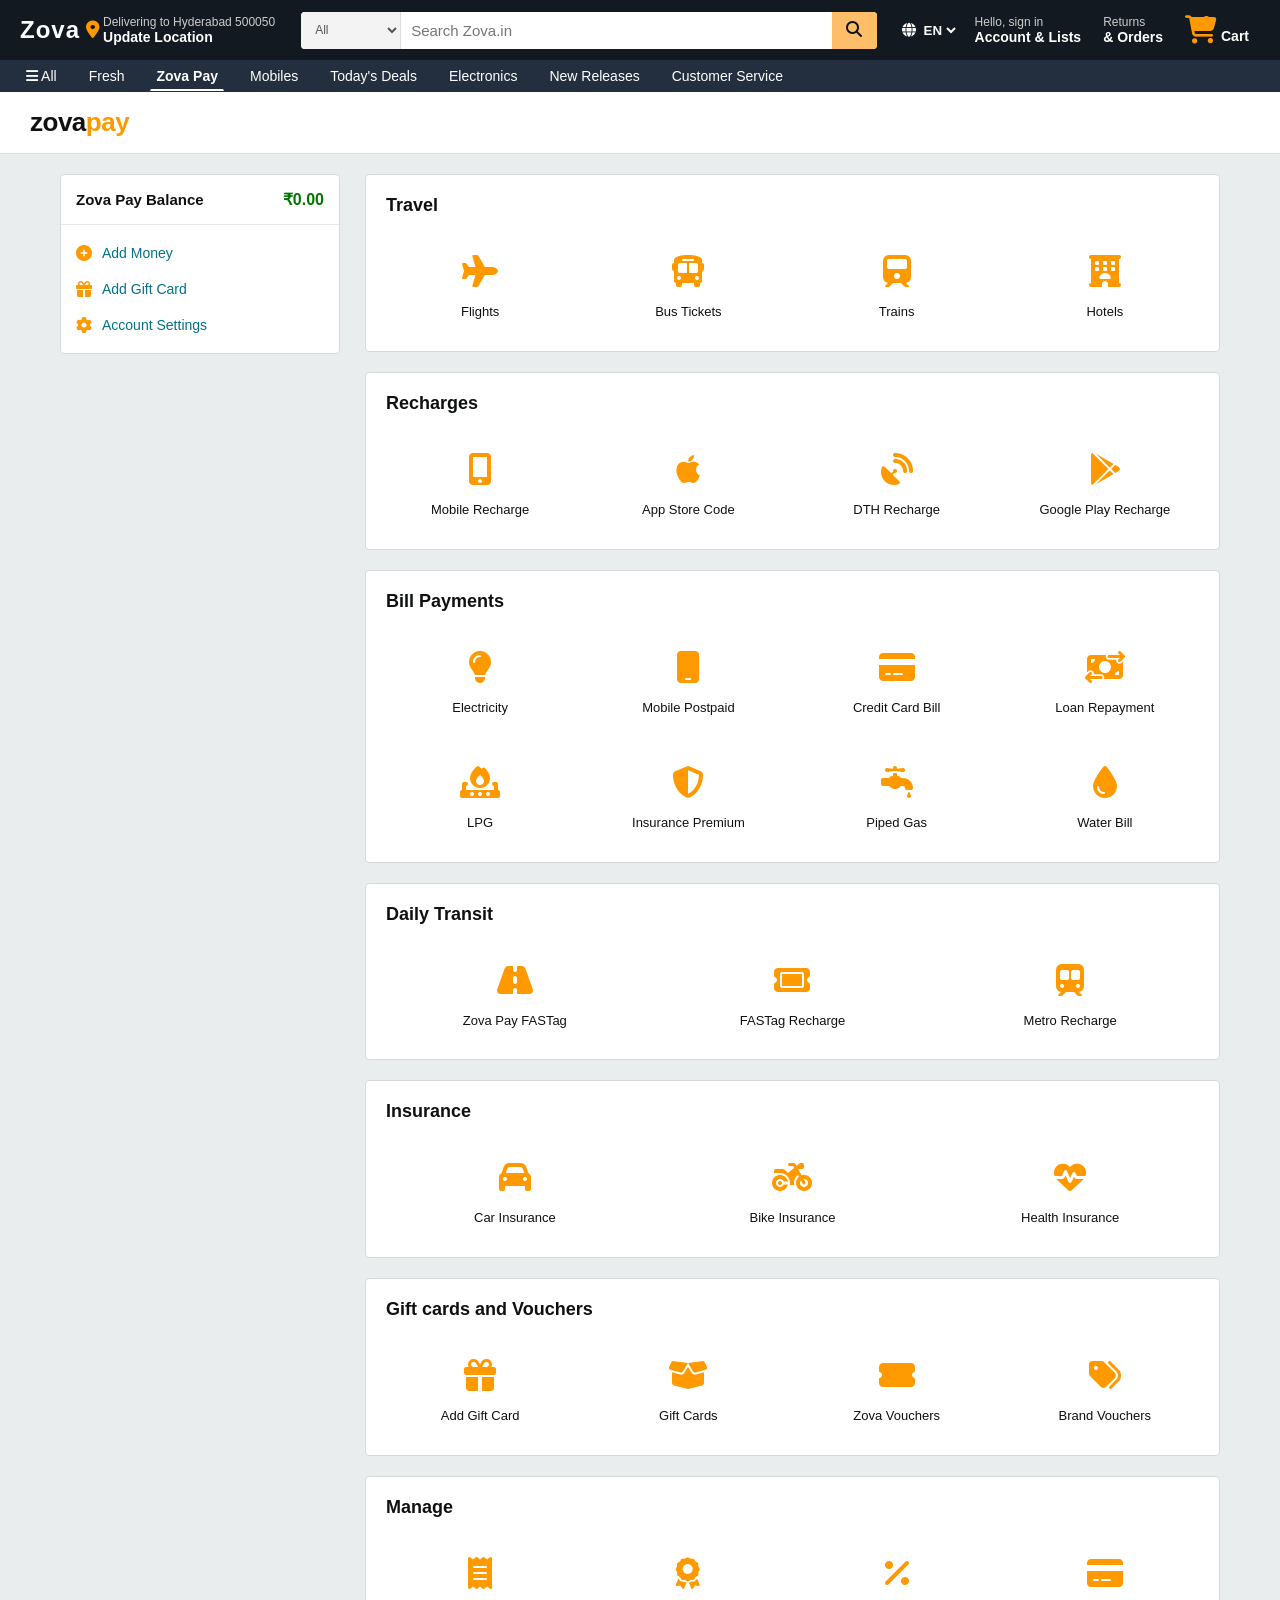
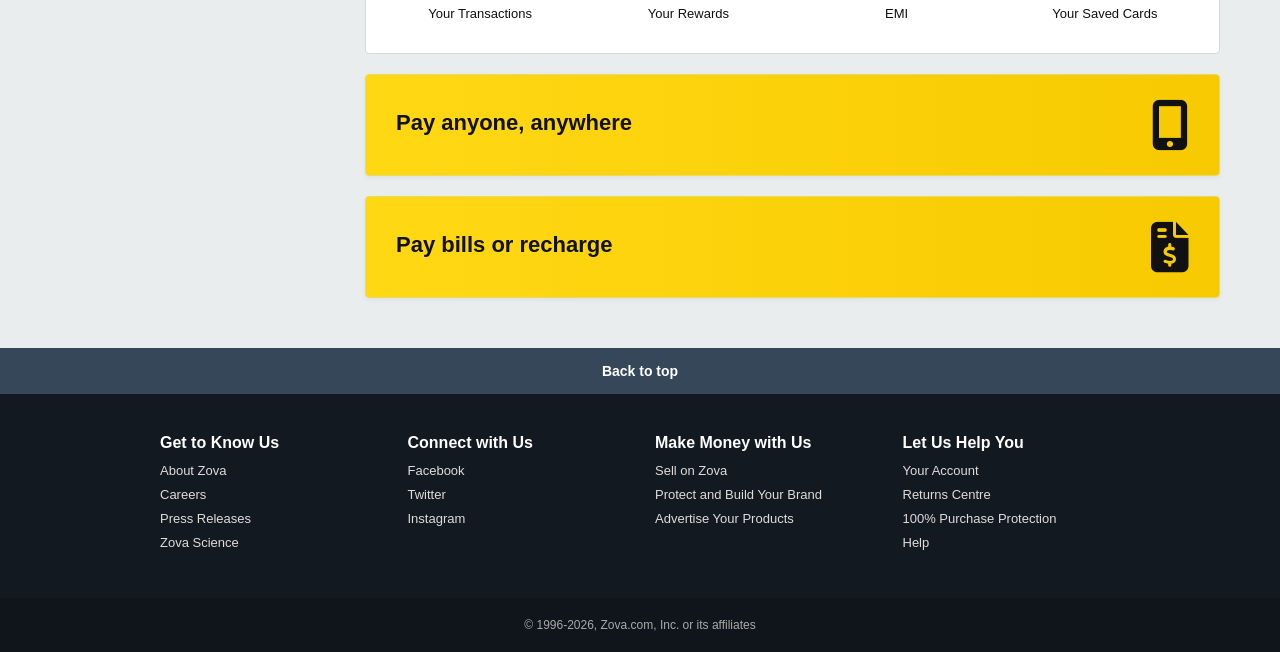
<file: zovapay.html>
<!DOCTYPE html>
<html lang="en">
<head>
    <meta charset="UTF-8">
    <meta name="viewport" content="width=device-width, initial-scale=1.0">
    <title>Zova Pay - Payments, Bills & Recharges</title>
    <!-- FontAwesome for Icons -->
    <link rel="stylesheet" href="https://cdnjs.cloudflare.com/ajax/libs/font-awesome/6.4.0/css/all.min.css">
    <style>
        * {
            margin: 0;
            padding: 0;
            box-sizing: border-box;
            font-family: Arial, sans-serif;
        }

        body {
            background-color: #eaeded; /* Light background layout */
        }

        /* --- PRIMARY NAVBAR --- */
        .navbar {
            background-color: #131921; 
            color: white;
            display: flex;
            align-items: center;
            justify-content: space-between;
            padding: 10px 20px;
            height: 60px;
        }

        .nav-logo a {
            color: #ffffff;
            font-size: 24px;
            font-weight: bold;
            text-decoration: none;
            letter-spacing: 1px;
        }

        .nav-location {
            display: flex;
            align-items: center;
            cursor: pointer;
            padding: 5px;
            border: 1px solid transparent;
        }
        .nav-location:hover {
            border: 1px solid white;
        }
        .nav-location i {
            font-size: 18px;
            margin-right: 3px;
            color: #ff9900;
        }
        .location-text .line-1 {
            font-size: 12px;
            color: #cccccc;
        }
        .location-text .line-2 {
            font-size: 14px;
            font-weight: bold;
        }

        .nav-search {
            display: flex;
            flex: 1;
            max-width: 600px;
            margin: 0 20px;
            background: white;
            border-radius: 4px;
            overflow: hidden;
        }
        .search-select {
            background-color: #f3f3f3;
            border: none;
            padding: 10px;
            font-size: 12px;
            color: #555;
            cursor: pointer;
            border-right: 1px solid #ddd;
        }
        .search-input {
            flex: 1;
            border: none;
            padding: 10px;
            font-size: 15px;
            outline: none;
        }
        .search-button {
            background-color: #febd69;
            border: none;
            width: 45px;
            cursor: pointer;
            font-size: 16px;
            color: #111;
        }
        .search-button:hover {
            background-color: #f3a847;
        }

        .nav-lang {
            display: flex;
            align-items: center;
            cursor: pointer;
            padding: 5px;
            font-size: 14px;
            font-weight: bold;
        }
        .nav-lang select {
            background: transparent;
            color: white;
            border: none;
            font-weight: bold;
            cursor: pointer;
            outline: none;
            margin-left: 4px;
        }

        .nav-signin, .nav-orders, .nav-cart {
            padding: 5px 10px;
            cursor: pointer;
            border: 1px solid transparent;
            text-decoration: none;
            color: white;
        }
        .nav-signin:hover, .nav-orders:hover, .nav-cart:hover {
            border: 1px solid white;
        }
        .nav-signin .top-line, .nav-orders .top-line {
            font-size: 12px;
            color: #cccccc;
        }
        .nav-signin .bottom-line, .nav-orders .bottom-line {
            font-size: 14px;
            font-weight: bold;
        }

        .nav-cart {
            display: flex;
            align-items: flex-end;
            font-weight: bold;
        }
        .nav-cart i {
            font-size: 28px;
            color: #ff9900;
        }
        .cart-count {
            position: relative;
            top: -12px;
            left: -15px;
            color: #ff9900;
            font-size: 16px;
            font-weight: bold;
        }
        .cart-text {
            font-size: 14px;
            margin-left: -5px;
        }

        /* --- SECONDARY NAVBAR --- */
        .sub-navbar {
            background-color: #232f3e;
            color: white;
            display: flex;
            align-items: center;
            padding: 8px 20px;
            font-size: 14px;
        }
        .sub-navbar ul {
            display: flex;
            list-style: none;
            gap: 20px;
            align-items: center;
        }
        .sub-navbar li a {
            color: white;
            text-decoration: none;
            padding: 5px;
            border: 1px solid transparent;
        }
        .sub-navbar li a:hover {
            border: 1px solid white;
        }

        /* --- ZOVA PAY BRAND HEADER --- */
        .zovapay-header {
            background-color: white;
            padding: 15px 30px;
            border-bottom: 1px solid #ddd;
            display: flex;
            align-items: center;
        }
        .zovapay-logo {
            font-size: 26px;
            font-weight: bold;
            color: #111;
            letter-spacing: -0.5px;
        }
        .zovapay-logo span {
            color: #ff9900;
        }

        /* --- MAIN CONTAINER --- */
        .main-container {
            max-width: 1200px;
            margin: 20px auto;
            padding: 0 20px;
            display: grid;
            grid-template-columns: 280px 1fr;
            gap: 25px;
        }

        /* LEFT SIDEBAR WIDGET (Balance & Wallet) */
        .wallet-card {
            background: white;
            border-radius: 4px;
            border: 1px solid #d5d9d9;
            overflow: hidden;
            height: fit-content;
        }
        .wallet-header {
            padding: 15px;
            display: flex;
            justify-content: space-between;
            align-items: center;
            border-bottom: 1px solid #e7e7e7;
        }
        .wallet-title {
            font-size: 15px;
            font-weight: bold;
            color: #0f1111;
        }
        .wallet-balance {
            font-size: 16px;
            font-weight: bold;
            color: #007600;
        }
        .wallet-actions {
            padding: 10px 0;
        }
        .wallet-action-item {
            padding: 10px 15px;
            display: flex;
            align-items: center;
            gap: 10px;
            color: #007185;
            text-decoration: none;
            font-size: 14px;
        }
        .wallet-action-item:hover {
            background-color: #f7fafa;
            color: #c45500;
            text-decoration: underline;
        }
        .wallet-action-item i {
            color: #ff9900;
            font-size: 16px;
        }

        /* RIGHT CONTENT SECTIONS */
        .pay-content {
            display: flex;
            flex-direction: column;
            gap: 20px;
        }
        .pay-section-box {
            background: white;
            border-radius: 4px;
            border: 1px solid #d5d9d9;
            padding: 20px;
        }
        .pay-section-box h3 {
            font-size: 18px;
            font-weight: bold;
            color: #0f1111;
            margin-bottom: 20px;
        }

        /* SERVICES GRID */
        .services-grid {
            display: grid;
            grid-template-columns: repeat(4, 1fr);
            gap: 20px;
            text-align: center;
        }
        .service-item {
            text-decoration: none;
            color: #0f1111;
            display: flex;
            flex-direction: column;
            align-items: center;
            padding: 10px;
            border-radius: 4px;
            transition: all 0.2s;
        }
        .service-item:hover {
            background-color: #f7fafa;
            box-shadow: 0 2px 5px rgba(0,0,0,0.05);
        }
        .service-icon-box {
            height: 50px;
            display: flex;
            align-items: center;
            justify-content: center;
            margin-bottom: 8px;
        }
        .service-icon-box i {
            font-size: 32px;
            color: #ff9900;
        }
        .service-name {
            font-size: 13px;
            line-height: 1.3;
            color: #0f1111;
        }

        /* PROMOTIONAL BANNER CARDS */
        .promo-banner-card {
            background: linear-gradient(90deg, #ffd814 0%, #f7ca00 100%);
            border-radius: 4px;
            padding: 25px 30px;
            display: flex;
            align-items: center;
            justify-content: space-between;
            border: 1px solid #e7db60;
            box-shadow: 0 2px 5px rgba(0,0,0,0.05);
        }
        .promo-banner-text h3 {
            font-size: 22px;
            font-weight: bold;
            color: #111;
            margin-bottom: 5px;
        }
        .promo-banner-img img {
            height: 80px;
            object-fit: contain;
        }

        /* --- FOOTER --- */
        footer {
            background-color: #131921;
            color: white;
            font-size: 14px;
            margin-top: 50px;
        }
        .footer-top {
            background-color: #37475a;
            color: white;
            text-align: center;
            padding: 15px;
            font-weight: bold;
            cursor: pointer;
        }
        .footer-top:hover {
            background-color: #485769;
        }
        .footer-links {
            max-width: 1000px;
            margin: 0 auto;
            display: grid;
            grid-template-columns: repeat(4, 1fr);
            padding: 40px 20px;
            gap: 30px;
        }
        .footer-col h4 {
            font-size: 16px;
            margin-bottom: 10px;
        }
        .footer-col ul {
            list-style: none;
        }
        .footer-col ul li {
            margin-bottom: 8px;
        }
        .footer-col ul li a {
            color: #ddd;
            text-decoration: none;
            font-size: 13px;
        }
        .footer-col ul li a:hover {
            text-decoration: underline;
        }
        .footer-bottom {
            background-color: #10141b;
            text-align: center;
            padding: 20px;
            font-size: 12px;
            color: #aaa;
        }
    </style>
</head>
<body>

    <!-- PRIMARY NAVBAR -->
    <header>
        <nav class="navbar">
            <div class="nav-logo">
                <a href="index.html">Zova</a>
            </div>

            <div class="nav-location">
                <i class="fa-solid fa-location-dot"></i>
                <div class="location-text">
                    <div class="line-1">Delivering to Hyderabad 500050</div>
                    <div class="line-2">Update Location</div>
                </div>
            </div>

            <div class="nav-search">
                <select class="search-select">
                    <option>All</option>
                    <option>Zova Pay</option>
                    <option>Electronics</option>
                </select>
                <input type="text" class="search-input" placeholder="Search Zova.in">
                <button class="search-button">
                    <i class="fa-solid fa-search"></i>
                </button>
            </div>

            <div class="nav-lang">
                <i class="fa-solid fa-globe"></i>
                <select>
                    <option value="EN">EN</option>
                    <option value="HI">HI</option>
                    <option value="TE">TE</option>
                </select>
            </div>

            <a href="#" class="nav-signin">
                <div class="top-line">Hello, sign in</div>
                <div class="bottom-line">Account & Lists</div>
            </a>

            <a href="#" class="nav-orders">
                <div class="top-line">Returns</div>
                <div class="bottom-line">& Orders</div>
            </a>

            <a href="#" class="nav-cart">
                <i class="fa-solid fa-cart-shopping"></i>
                <span class="cart-count">0</span>
                <span class="cart-text">Cart</span>
            </a>
        </nav>

        <!-- SECONDARY NAVBAR -->
        <div class="sub-navbar">
            <ul>
                <li><a href="index.html"><i class="fa-solid fa-bars"></i> All</a></li>
                <li><a href="fresh.html">Fresh</a></li>
                <li><a href="zovapay.html" style="font-weight: bold; border-bottom: 2px solid white;">Zova Pay</a></li>
                <li><a href="#">Mobiles</a></li>
                <li><a href="#">Today's Deals</a></li>
                <li><a href="#">Electronics</a></li>
                <li><a href="#">New Releases</a></li>
                <li><a href="#">Customer Service</a></li>
            </ul>
        </div>
    </header>

    <!-- ZOVA PAY SUB-HEADER -->
    <div class="zovapay-header">
        <div class="zovapay-logo">zova<span>pay</span></div>
    </div>

    <!-- MAIN DASHBOARD CONTAINER -->
    <div class="main-container">

        <!-- LEFT SIDEBAR: WALLET & BALANCE -->
        <aside class="wallet-card">
            <div class="wallet-header">
                <span class="wallet-title">Zova Pay Balance</span>
                <span class="wallet-balance">₹0.00</span>
            </div>
            <div class="wallet-actions">
                <a href="#" class="wallet-action-item">
                    <i class="fa-solid fa-circle-plus"></i> Add Money
                </a>
                <a href="#" class="wallet-action-item">
                    <i class="fa-solid fa-gift"></i> Add Gift Card
                </a>
                <a href="#" class="wallet-action-item">
                    <i class="fa-solid fa-gear"></i> Account Settings
                </a>
            </div>
        </aside>

        <!-- RIGHT CONTENT AREA -->
        <div class="pay-content">

            <!-- TRAVEL SECTION -->
            <section class="pay-section-box">
                <h3>Travel</h3>
                <div class="services-grid">
                    <a href="#" class="service-item">
                        <div class="service-icon-box"><i class="fa-solid fa-plane"></i></div>
                        <span class="service-name">Flights</span>
                    </a>
                    <a href="#" class="service-item">
                        <div class="service-icon-box"><i class="fa-solid fa-bus"></i></div>
                        <span class="service-name">Bus Tickets</span>
                    </a>
                    <a href="#" class="service-item">
                        <div class="service-icon-box"><i class="fa-solid fa-train"></i></div>
                        <span class="service-name">Trains</span>
                    </a>
                    <a href="#" class="service-item">
                        <div class="service-icon-box"><i class="fa-solid fa-hotel"></i></div>
                        <span class="service-name">Hotels</span>
                    </a>
                </div>
            </section>

            <!-- RECHARGES SECTION -->
            <section class="pay-section-box">
                <h3>Recharges</h3>
                <div class="services-grid">
                    <a href="#" class="service-item">
                        <div class="service-icon-box"><i class="fa-solid fa-mobile-screen-button"></i></div>
                        <span class="service-name">Mobile Recharge</span>
                    </a>
                    <a href="#" class="service-item">
                        <div class="service-icon-box"><i class="fa-brands fa-apple"></i></div>
                        <span class="service-name">App Store Code</span>
                    </a>
                    <a href="#" class="service-item">
                        <div class="service-icon-box"><i class="fa-solid fa-satellite-dish"></i></div>
                        <span class="service-name">DTH Recharge</span>
                    </a>
                    <a href="#" class="service-item">
                        <div class="service-icon-box"><i class="fa-brands fa-google-play"></i></div>
                        <span class="service-name">Google Play Recharge</span>
                    </a>
                </div>
            </section>

            <!-- BILL PAYMENTS SECTION -->
            <section class="pay-section-box">
                <h3>Bill Payments</h3>
                <div class="services-grid">
                    <a href="#" class="service-item">
                        <div class="service-icon-box"><i class="fa-solid fa-lightbulb"></i></div>
                        <span class="service-name">Electricity</span>
                    </a>
                    <a href="#" class="service-item">
                        <div class="service-icon-box"><i class="fa-solid fa-mobile"></i></div>
                        <span class="service-name">Mobile Postpaid</span>
                    </a>
                    <a href="#" class="service-item">
                        <div class="service-icon-box"><i class="fa-solid fa-credit-card"></i></div>
                        <span class="service-name">Credit Card Bill</span>
                    </a>
                    <a href="#" class="service-item">
                        <div class="service-icon-box"><i class="fa-solid fa-money-bill-transfer"></i></div>
                        <span class="service-name">Loan Repayment</span>
                    </a>
                    <a href="#" class="service-item">
                        <div class="service-icon-box"><i class="fa-solid fa-fire-burner"></i></div>
                        <span class="service-name">LPG</span>
                    </a>
                    <a href="#" class="service-item">
                        <div class="service-icon-box"><i class="fa-solid fa-shield-halved"></i></div>
                        <span class="service-name">Insurance Premium</span>
                    </a>
                    <a href="#" class="service-item">
                        <div class="service-icon-box"><i class="fa-solid fa-faucet-drip"></i></div>
                        <span class="service-name">Piped Gas</span>
                    </a>
                    <a href="#" class="service-item">
                        <div class="service-icon-box"><i class="fa-solid fa-droplet"></i></div>
                        <span class="service-name">Water Bill</span>
                    </a>
                </div>
            </section>

            <!-- DAILY TRANSIT SECTION -->
            <section class="pay-section-box">
                <h3>Daily Transit</h3>
                <div class="services-grid" style="grid-template-columns: repeat(3, 1fr);">
                    <a href="#" class="service-item">
                        <div class="service-icon-box"><i class="fa-solid fa-road"></i></div>
                        <span class="service-name">Zova Pay FASTag</span>
                    </a>
                    <a href="#" class="service-item">
                        <div class="service-icon-box"><i class="fa-solid fa-ticket"></i></div>
                        <span class="service-name">FASTag Recharge</span>
                    </a>
                    <a href="#" class="service-item">
                        <div class="service-icon-box"><i class="fa-solid fa-train-subway"></i></div>
                        <span class="service-name">Metro Recharge</span>
                    </a>
                </div>
            </section>

            <!-- INSURANCE SECTION -->
            <section class="pay-section-box">
                <h3>Insurance</h3>
                <div class="services-grid" style="grid-template-columns: repeat(3, 1fr);">
                    <a href="#" class="service-item">
                        <div class="service-icon-box"><i class="fa-solid fa-car"></i></div>
                        <span class="service-name">Car Insurance</span>
                    </a>
                    <a href="#" class="service-item">
                        <div class="service-icon-box"><i class="fa-solid fa-motorcycle"></i></div>
                        <span class="service-name">Bike Insurance</span>
                    </a>
                    <a href="#" class="service-item">
                        <div class="service-icon-box"><i class="fa-solid fa-heart-pulse"></i></div>
                        <span class="service-name">Health Insurance</span>
                    </a>
                </div>
            </section>

            <!-- GIFT CARDS & VOUCHERS -->
            <section class="pay-section-box">
                <h3>Gift cards and Vouchers</h3>
                <div class="services-grid">
                    <a href="#" class="service-item">
                        <div class="service-icon-box"><i class="fa-solid fa-gift"></i></div>
                        <span class="service-name">Add Gift Card</span>
                    </a>
                    <a href="#" class="service-item">
                        <div class="service-icon-box"><i class="fa-solid fa-box-open"></i></div>
                        <span class="service-name">Gift Cards</span>
                    </a>
                    <a href="#" class="service-item">
                        <div class="service-icon-box"><i class="fa-solid fa-ticket-simple"></i></div>
                        <span class="service-name">Zova Vouchers</span>
                    </a>
                    <a href="#" class="service-item">
                        <div class="service-icon-box"><i class="fa-solid fa-tags"></i></div>
                        <span class="service-name">Brand Vouchers</span>
                    </a>
                </div>
            </section>

            <!-- MANAGE SECTION -->
            <section class="pay-section-box">
                <h3>Manage</h3>
                <div class="services-grid">
                    <a href="#" class="service-item">
                        <div class="service-icon-box"><i class="fa-solid fa-receipt"></i></div>
                        <span class="service-name">Your Transactions</span>
                    </a>
                    <a href="#" class="service-item">
                        <div class="service-icon-box"><i class="fa-solid fa-award"></i></div>
                        <span class="service-name">Your Rewards</span>
                    </a>
                    <a href="#" class="service-item">
                        <div class="service-icon-box"><i class="fa-solid fa-percent"></i></div>
                        <span class="service-name">EMI</span>
                    </a>
                    <a href="#" class="service-item">
                        <div class="service-icon-box"><i class="fa-solid fa-credit-card"></i></div>
                        <span class="service-name">Your Saved Cards</span>
                    </a>
                </div>
            </section>

            <!-- PROMO BANNER 1 -->
            <div class="promo-banner-card">
                <div class="promo-banner-text">
                    <h3>Pay anyone, anywhere</h3>
                </div>
                <div class="promo-banner-img">
                    <i class="fa-solid fa-mobile-screen-button" style="font-size: 50px; color: #111;"></i>
                </div>
            </div>

            <!-- PROMO BANNER 2 -->
            <div class="promo-banner-card">
                <div class="promo-banner-text">
                    <h3>Pay bills or recharge</h3>
                </div>
                <div class="promo-banner-img">
                    <i class="fa-solid fa-file-invoice-dollar" style="font-size: 50px; color: #111;"></i>
                </div>
            </div>

        </div>
    </div>

    <!-- FOOTER -->
    <footer>
        <div class="footer-top" onclick="window.scrollTo({top: 0, behavior: 'smooth'});">
            Back to top
        </div>
        <div class="footer-links">
            <div class="footer-col">
                <h4>Get to Know Us</h4>
                <ul>
                    <li><a href="about.html">About Zova</a></li>
                    <li><a href="#">Careers</a></li>
                    <li><a href="#">Press Releases</a></li>
                    <li><a href="#">Zova Science</a></li>
                </ul>
            </div>
            <div class="footer-col">
                <h4>Connect with Us</h4>
                <ul>
                    <li><a href="#">Facebook</a></li>
                    <li><a href="#">Twitter</a></li>
                    <li><a href="#">Instagram</a></li>
                </ul>
            </div>
            <div class="footer-col">
                <h4>Make Money with Us</h4>
                <ul>
                    <li><a href="#">Sell on Zova</a></li>
                    <li><a href="#">Protect and Build Your Brand</a></li>
                    <li><a href="#">Advertise Your Products</a></li>
                </ul>
            </div>
            <div class="footer-col">
                <h4>Let Us Help You</h4>
                <ul>
                    <li><a href="#">Your Account</a></li>
                    <li><a href="#">Returns Centre</a></li>
                    <li><a href="#">100% Purchase Protection</a></li>
                    <li><a href="#">Help</a></li>
                </ul>
            </div>
        </div>
        <div class="footer-bottom">
            <p>&copy; 1996-2026, Zova.com, Inc. or its affiliates</p>
        </div>
    </footer>

</body>
</html>
</file>
<file: style.css>
/* Card Hover Animation */
.card {
    border-radius: 12px;
    overflow: hidden;
    transition: 0.3s;
}

.card:hover {
    transform: translateY(-5px);
    box-shadow: 0px 8px 20px rgba(0,0,0,0.2);
}

/* Wishlist heart button */
.wishlist-btn {
    border: none;
    background: transparent;
    font-size: 22px;
    cursor: pointer;
    transition: 0.2s;
    color: #dc3545;
}

.wishlist-btn:hover {
    transform: scale(1.2);
}
.anime-bg {
    min-height: 100vh;
    margin: 0;

    font-family: "Segoe UI", sans-serif;
    background: linear-gradient(135deg, #5e4bff, #8a2be2, #4aa8ff);
    background-size: 300% 300%;
    animation: gradientMove 12s ease infinite;
    backdrop-filter: blur(3px);
}

@keyframes gradientMove {
    0% { background-position: 0% 50%; }
    50% { background-position: 100% 50%; }
    100% { background-position: 0% 50%; }
}
</file>
